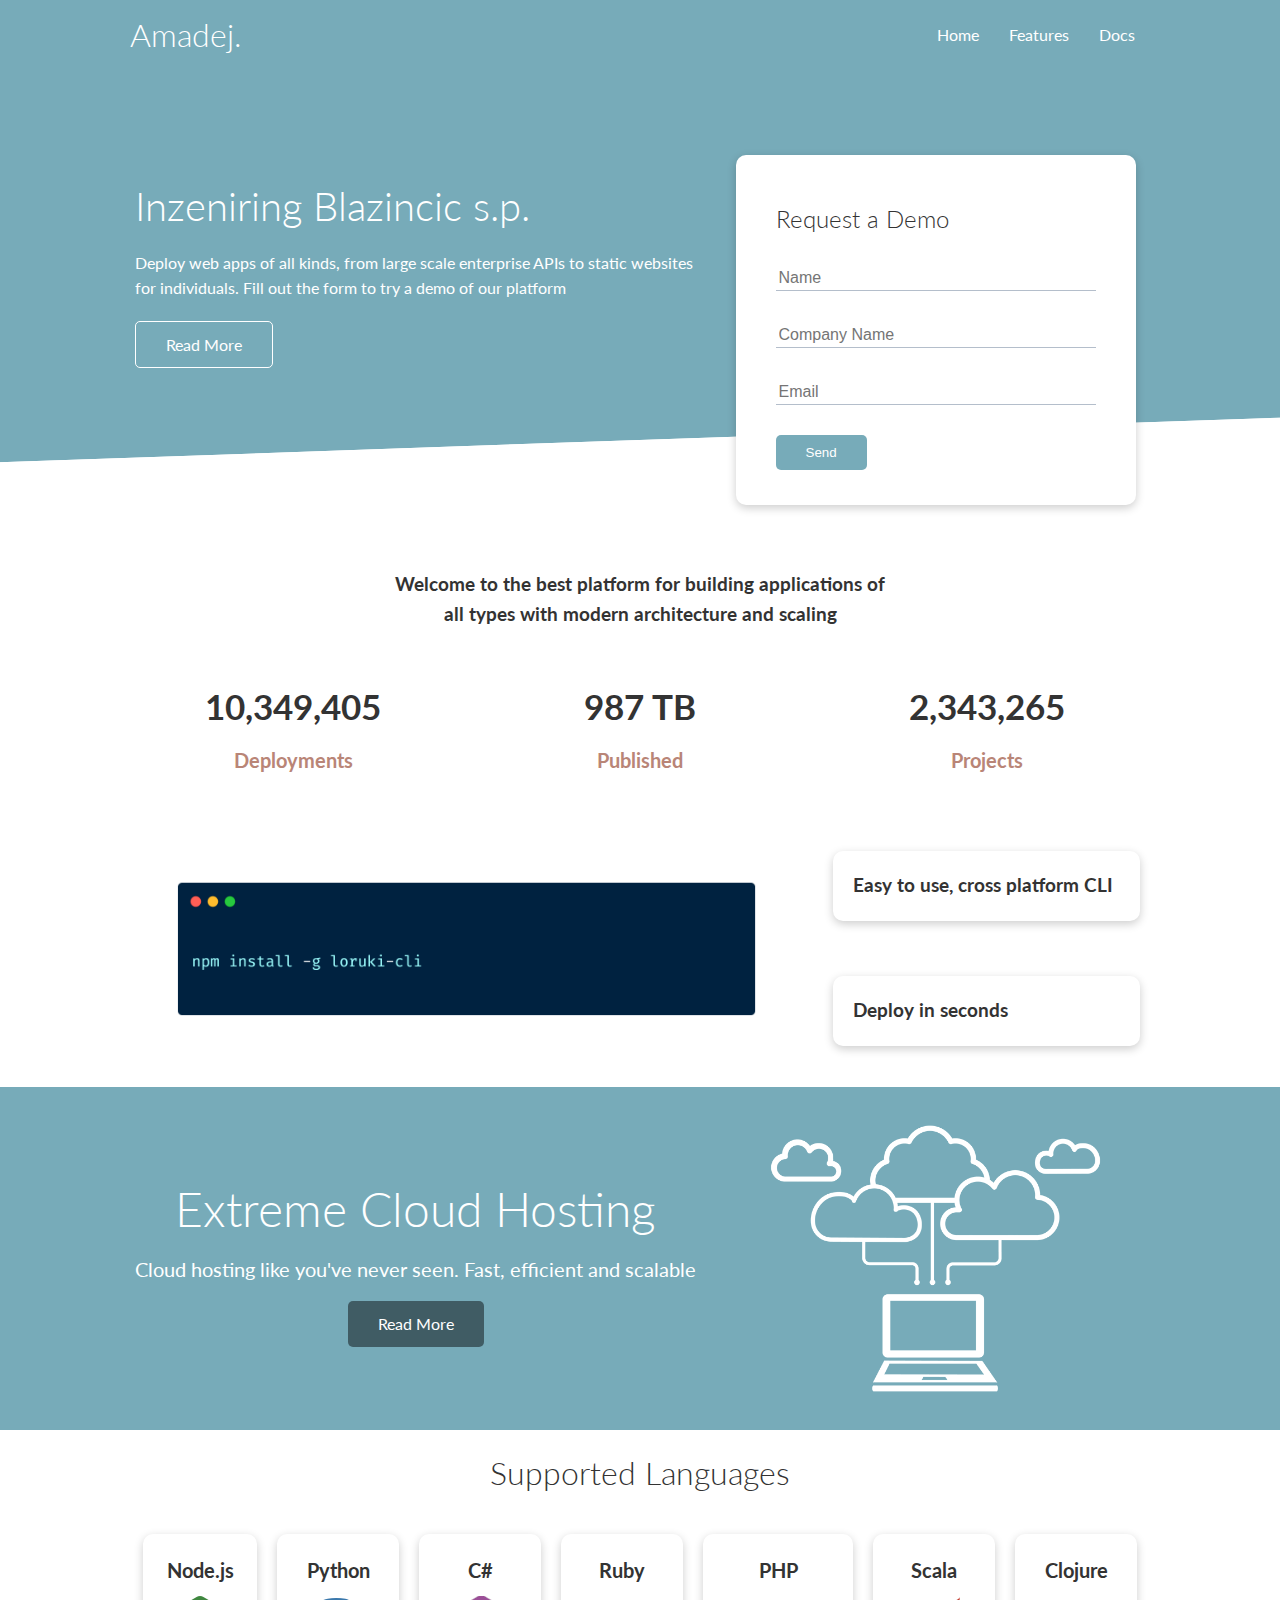
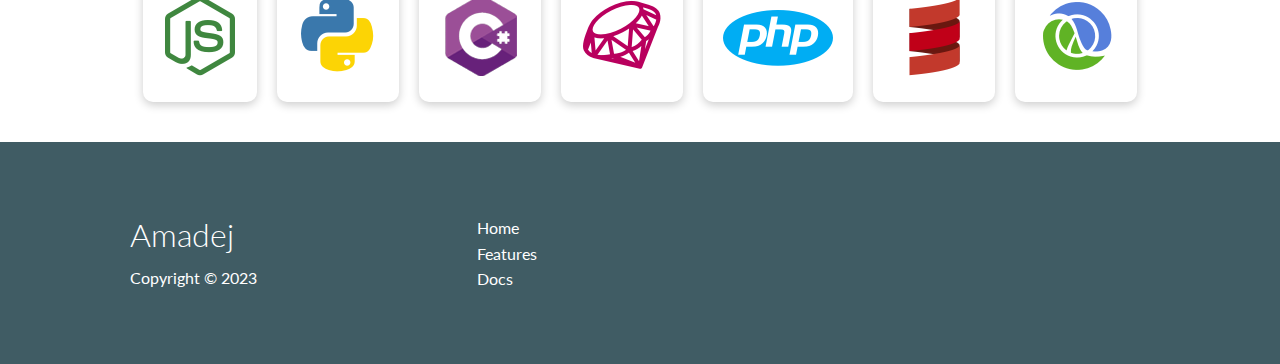
<file: index.html>
<!DOCTYPE html>
<html lang="en">
<head>
    <meta charset="UTF-8">
    <meta name="viewport" content="width=device-width, initial-scale=1.0">
    <link rel="stylesheet" href="https://cdnjs.cloudflare.com/ajax/libs/font-awesome/5.15.1/css/all.min.css" integrity="sha512-+4zCK9k+qNFUR5X+cKL9EIR+ZOhtIloNl9GIKS57V1MyNsYpYcUrUeQc9vNfzsWfV28IaLL3i96P9sdNyeRssA==" crossorigin="anonymous" />
    <link rel="stylesheet" href="css/utilities.css">
    <link rel="stylesheet" href="css/style.css">
    <title>Amadej | Cloud Hosting For Everyone</title>
</head>
<body>
    <!-- Navbar -->
    <div class="navbar">
        <div class="container flex">
            <h1 class="logo">Amadej.</h1>
            <nav>
                <ul>
                    <li><a href="index.html">Home</a></li>
                    <li><a href="features.html">Features</a></li>
                    <li><a href="docs.html">Docs</a></li>
                </ul>
            </nav>
        </div>
    </div>
    
    <!-- Showcase -->
    <section class="showcase">
        <div class="container grid">
            <div class="showcase-text">
                <h1>Inzeniring Blazincic s.p.</h1>
                <p>Deploy web apps of all kinds, from large scale enterprise APIs to static websites for individuals. Fill out the form to try a demo of our platform</p>
                <a href="features.html" class="btn btn-outline">Read More</a>
            </div>

            <div class="showcase-form card">
                <h2>Request a Demo</h2>
                 <!--  <form name="contact" netlify-honeypot="bot-field" method="POST" data-netlify="true">
                    <input type="hidden" name="form-name" value="contact">
                    <p class="hidden">
                        <label>Don’t fill this out if you're human: <input name="bot-field" /></label>
                      </p>
                    <div class="form-control">
                        <input type="text" name="name" placeholder="Name" required>
                    </div>
                    <div class="form-control">
                        <input type="text" name="company" placeholder="Company Name" required>
                    </div>
                    <div class="form-control">
                        <input type="email" name="email" placeholder="Email" required>
                    </div>
                    <input type="submit" value="Send" class="btn btn-primary">
                </form> -->
                 <form>
                    <div class="form-control">
                        <input type="text" name="name" placeholder="Name" required>
                    </div>
                    <div class="form-control">
                        <input type="text" name="company" placeholder="Company Name" required>
                    </div>
                    <div class="form-control">
                        <input type="email" name="email" placeholder="Email" required>
                    </div>
                    <input type="submit" value="Send" class="btn btn-primary">
                </form>
            </div>
        </div>
    </section>

    <!-- Stats -->
    <section class="stats">
        <div class="container">
            <h3 class="stats-heading text-center my-1">
                Welcome to the best platform for building applications of all types with modern architecture and scaling
            </h3>

            <div class="grid grid-3 text-center my-4">
                <div>
                    <i class="fas fa-server fa-3x"></i>
                    <h3>10,349,405</h3>
                    <p class="text-secondary">Deployments</p>
                </div>
                <div>
                    <i class="fas fa-upload fa-3x"></i>
                    <h3>987 TB</h3>
                    <p class="text-secondary">Published</p>
                </div>
                <div>
                    <i class="fas fa-project-diagram fa-3x"></i>
                    <h3>2,343,265</h3>
                    <p class="text-secondary">Projects</p>
                </div>
            </div>
        </div>
    </section>

    <!-- Cli -->
    <section class="cli">
        <div class="container grid">
            <img src="images/cli.png" alt="">
            <div class="card">
                <h3>Easy to use, cross platform CLI</h3>
            </div>
            <div class="card">
                <h3>Deploy in seconds</h3>
            </div>
        </div>
    </section>

    <!-- Cloud -->
    <section class="cloud bg-primary my-2 py-2">
        <div class="container grid">
            <div class="text-center">
                <h2 class="lg">Extreme Cloud Hosting</h2>
                <p class="lead my-1">Cloud hosting like you've never seen. Fast, efficient and scalable</p>
                <a href="features.html" class="btn btn-dark">Read More</a>
            </div>
            <img src="images/cloud.png" alt="">
        </div>
    </section>

    <!-- Languages -->
    <section class="languages">
        <h2 class="md text-center my-2">
            Supported Languages
        </h2>
        <div class="container flex">
            <div class="card">
                <h4>Node.js</h4>
                <img src="images/logos/node.png" alt="">
            </div>
            <div class="card">
                <h4>Python</h4>
                <img src="images/logos/python.png" alt="">
              </div>
              <div class="card">
                <h4>C#</h4>
                <img src="images/logos/csharp.png" alt="">
              </div>
              <div class="card">
                <h4>Ruby</h4>
                <img src="images/logos/ruby.png" alt="">
              </div>
              <div class="card">
                <h4>PHP</h4>
                <img src="images/logos/php.png" alt="">
              </div>
              <div class="card">
                <h4>Scala</h4>
                <img src="images/logos/scala.png" alt="">
              </div>
              <div class="card">
                <h4>Clojure</h4>
                <img src="images/logos/clojure.png" alt="">
              </div>
        </div>
    </section>

    <!-- Footer -->
    <footer class="footer bg-dark py-5">
        <div class="container grid grid-3">
            <div>
                <h1>Amadej
                </h1>
                <p>Copyright &copy; 2023</p>
            </div>
            <nav>
                <ul>
                    <li><a href="index.html">Home</a></li>
                    <li><a href="features.html">Features</a></li>
                    <li><a href="docs.html">Docs</a></li>
                </ul>
            </nav>
            <div class="social">
                <a href="https://github.com/Deyc11"><i class="fab fa-github fa-2x"></i></a>
                <a href="https://www.youtube.com/channel/UChm7aFDeekEpMdUcmdqcgWg"><i class="fab fa-youtube fa-2x"></i></a>
            </div>
        </div>
    </footer>
</body>
</html>
</file>
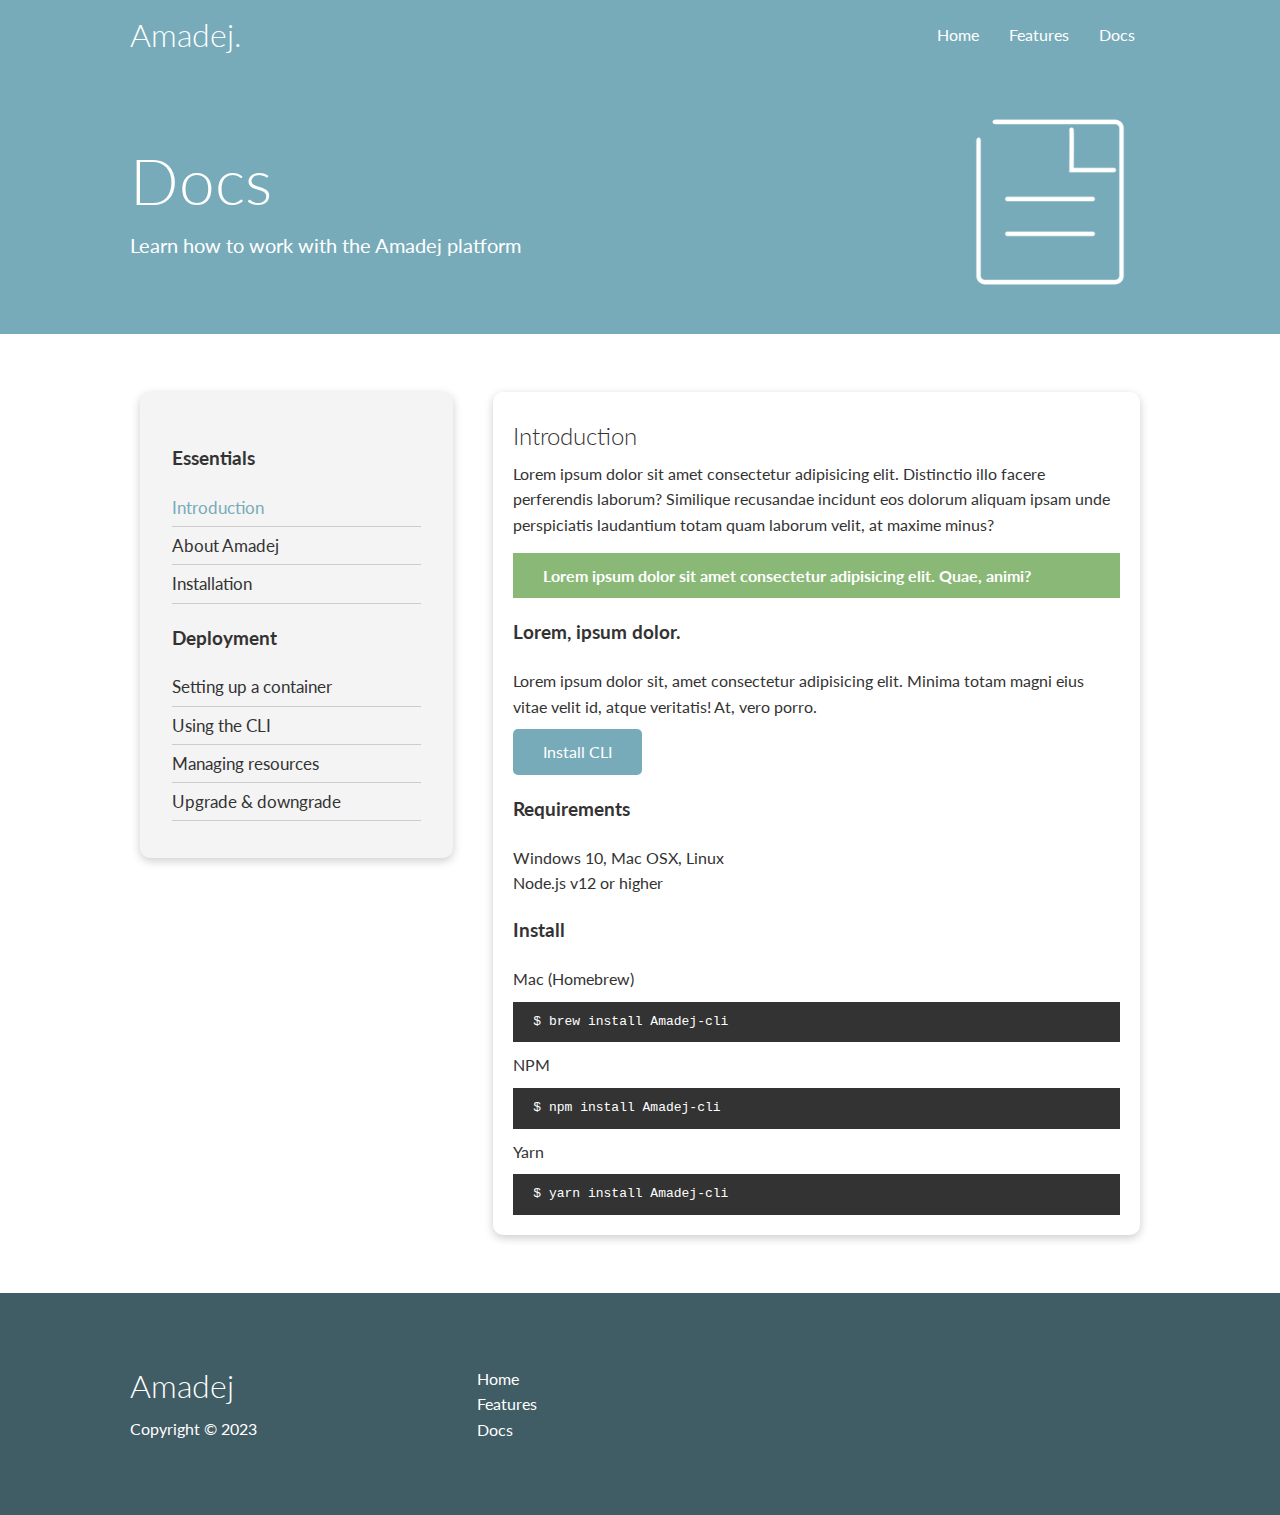
<file: docs.html>
<!DOCTYPE html>
<html lang="en">
<head>
    <meta charset="UTF-8">
    <meta name="viewport" content="width=device-width, initial-scale=1.0">
    <link rel="stylesheet" href="https://cdnjs.cloudflare.com/ajax/libs/font-awesome/5.15.1/css/all.min.css" integrity="sha512-+4zCK9k+qNFUR5X+cKL9EIR+ZOhtIloNl9GIKS57V1MyNsYpYcUrUeQc9vNfzsWfV28IaLL3i96P9sdNyeRssA==" crossorigin="anonymous" />
    <link rel="stylesheet" href="css/utilities.css">
    <link rel="stylesheet" href="css/style.css">
    <title>Amadej | Cloud Hosting For Everyone</title>
</head>
<body>
    <!-- Navbar -->
    <div class="navbar">
        <div class="container flex">
            <h1 class="logo">Amadej.</h1>
            <nav>
                <ul>
                    <li><a href="index.html">Home</a></li>
                    <li><a href="features.html">Features</a></li>
                    <li><a href="docs.html">Docs</a></li>
                </ul>
            </nav>
        </div>
    </div>

    <!-- Head -->
    <section class="docs-head bg-primary py-3">
        <div class="container grid">
            <div>
                <h1 class="xl">Docs</h1>
                <p class="lead">
                    Learn how to work with the Amadej platform
                </p>
            </div>
            <img src="images/docs.png" alt="">
        </div>
    </section>

    <!-- Docs main -->
    <section class="docs-main my-4">
        <div class="container grid">
            <div class="card bg-light p-3">
                <h3 class="my-2">Essentials</h3>
                <nav>
                    <ul>
                        <li><a class="text-primary" href="#">Introduction</a></li>
                        <li><a href="#">About Amadej</a></li>
                        <li><a href="#">Installation</a></li>
                    </ul>
                </nav>

                <h3 class="my-2">Deployment</h3>
                <nav>
                    <ul>
                        <li><a href="#">Setting up a container</a></li>
							<li><a href="#">Using the CLI</a></li>
							<li><a href="#">Managing resources</a></li>
							<li><a href="#">Upgrade & downgrade</a></li>
                    </ul>
                </nav>
            </div>
            <div class="card">
                <h2>Introduction</h2>
                <p>Lorem ipsum dolor sit amet consectetur adipisicing elit. Distinctio illo facere perferendis laborum? Similique recusandae incidunt eos dolorum aliquam ipsam unde perspiciatis laudantium totam quam laborum velit, at maxime minus?</p>

                <div class="alert alert-success">
                    <i class="fas fa-info"></i> Lorem ipsum dolor sit amet consectetur adipisicing elit. Quae, animi?
                </div>

                <h3>Lorem, ipsum dolor.</h3>
                <p>Lorem ipsum dolor sit, amet consectetur adipisicing elit. Minima totam magni eius vitae velit id, atque veritatis! At, vero porro.</p>
                <a href="#" class="btn btn-primary">Install CLI</a>

                <h3>Requirements</h3>
                <ul>
                    <li>Windows 10, Mac OSX, Linux</li>
                    <li>Node.js v12 or higher</li>
                </ul>

                <h3>Install</h3>
                <p>Mac (Homebrew)</p>
                <pre><code>$ brew install Amadej-cli</code></pre>
                <p>NPM</p>
                <pre><code>$ npm install Amadej-cli</code></pre>
                <p>Yarn</p>
                <pre><code>$ yarn install Amadej-cli</code></pre>

            </div>
        </div>
    </section>
    
     <!-- Footer -->
     <footer class="footer bg-dark py-5">
        <div class="container grid grid-3">
            <div>
                <h1>Amadej
                </h1>
                <p>Copyright &copy; 2023</p>
            </div>
            <nav>
                <ul>
                    <li><a href="index.html">Home</a></li>
                    <li><a href="features.html">Features</a></li>
                    <li><a href="docs.html">Docs</a></li>
                </ul>
            </nav>
            <div class="social">
                <a href="https://github.com/Deyc11"><i class="fab fa-github fa-2x"></i></a>
                <a href="https://www.youtube.com/channel/UChm7aFDeekEpMdUcmdqcgWg"><i class="fab fa-youtube fa-2x"></i></a>
            </div>
        </div>
    </footer>
</body>
</html>
</file>
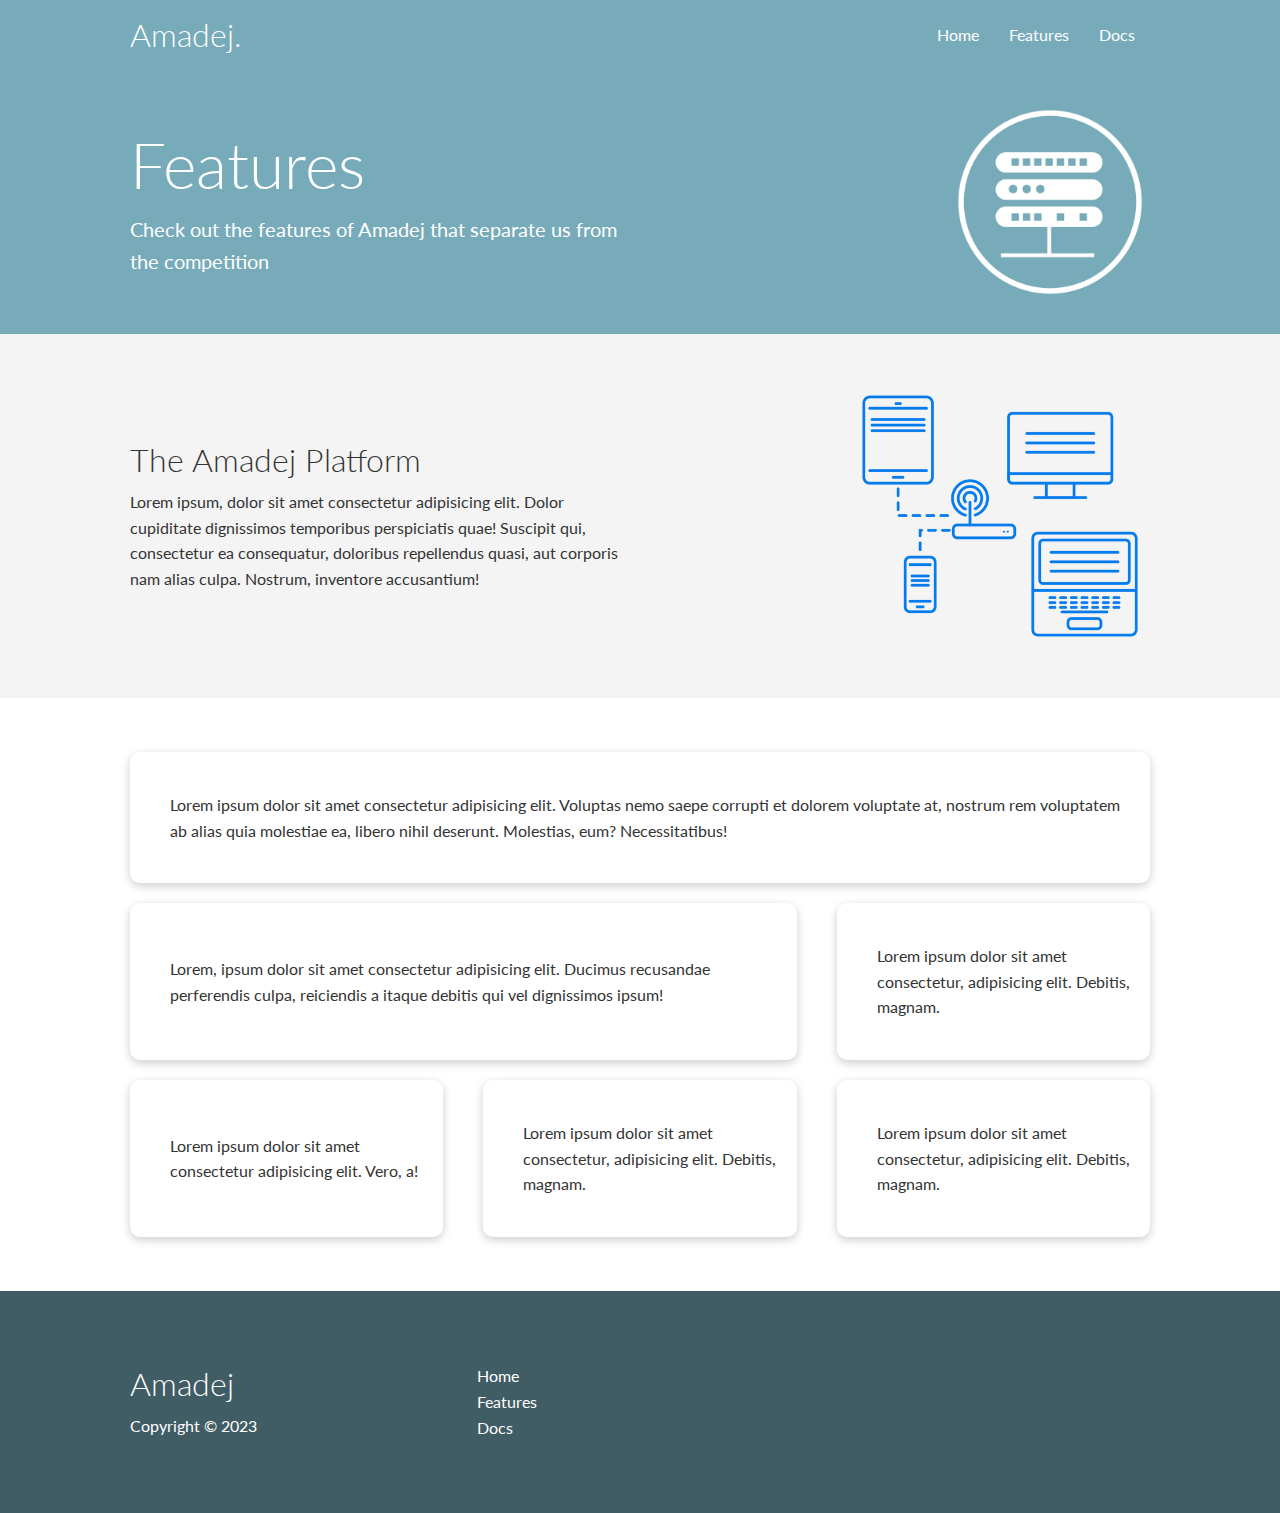
<file: features.html>
<!DOCTYPE html>
<html lang="en">
<head>
    <meta charset="UTF-8">
    <meta name="viewport" content="width=device-width, initial-scale=1.0">
    <link rel="stylesheet" href="https://cdnjs.cloudflare.com/ajax/libs/font-awesome/5.15.1/css/all.min.css" integrity="sha512-+4zCK9k+qNFUR5X+cKL9EIR+ZOhtIloNl9GIKS57V1MyNsYpYcUrUeQc9vNfzsWfV28IaLL3i96P9sdNyeRssA==" crossorigin="anonymous" />
    <link rel="stylesheet" href="css/utilities.css">
    <link rel="stylesheet" href="css/style.css">
    <title>Amadej | Cloud Hosting For Everyone</title>
</head>
<body>
    <!-- Navbar -->
    <div class="navbar">
        <div class="container flex">
            <h1 class="logo">Amadej.</h1>
            <nav>
                <ul>
                    <li><a href="index.html">Home</a></li>
                    <li><a href="features.html">Features</a></li>
                    <li><a href="docs.html">Docs</a></li>
                </ul>
            </nav>
        </div>
    </div>

    <!-- Head -->
    <section class="features-head bg-primary py-3">
        <div class="container grid">
            <div>
                <h1 class="xl">Features</h1>
                <p class="lead">
                    Check out the features of Amadej that separate us from the
						competition
                </p>
            </div>
            <img src="images/server.png" alt="">
        </div>
    </section>

    <!-- Sub head -->
    <section class="features-sub-head bg-light py-3">
        <div class="container grid">
            <div>
                <h1 class="md">The Amadej Platform</h1>
                <p>
                    Lorem ipsum, dolor sit amet consectetur adipisicing elit. Dolor cupiditate dignissimos temporibus perspiciatis quae! Suscipit qui, consectetur ea consequatur, doloribus repellendus quasi, aut corporis nam alias culpa. Nostrum, inventore accusantium!
                </p>
            </div>
            <img src="images/server2.png" alt="">
        </div>
    </section>

    <section class="features-main my-2">
        <div class="container grid grid-3">
            <div class="card flex">
                <i class="fas fa-server fa-3x"></i>
                <p>Lorem ipsum dolor sit amet consectetur adipisicing elit. Voluptas nemo saepe corrupti et dolorem voluptate at, nostrum rem voluptatem ab alias quia molestiae ea, libero nihil deserunt. Molestias, eum? Necessitatibus!</p>
            </div>
            <div class="card flex">
                <i class="fas fa-network-wired fa-3x"></i>
                <p>
                    Lorem, ipsum dolor sit amet consectetur adipisicing elit. Ducimus
                    recusandae perferendis culpa, reiciendis a itaque debitis qui vel
                    dignissimos ipsum!
                </p>
            </div>
            <div class="card flex">
                <i class="fas fa-laptop-code fa-3x"></i>
                <p>
                    Lorem ipsum dolor sit amet consectetur, adipisicing elit. Debitis,
                    magnam.
                </p>
            </div>
            <div class="card flex">
                <i class="fas fa-database fa-3x"></i>
                <p>
                    Lorem ipsum dolor sit amet consectetur adipisicing elit. Vero, a!
                </p>
            </div>
            <div class="card flex">
                <i class="fas fa-power-off fa-3x"></i>
                <p>
                    Lorem ipsum dolor sit amet consectetur, adipisicing elit. Debitis,
                    magnam.
                </p>
            </div>
            <div class="card flex">
                <i class="fas fa-upload fa-3x"></i>
                <p>
                    Lorem ipsum dolor sit amet consectetur, adipisicing elit. Debitis,
                    magnam.
                </p>
            </div>
        </div>
    </section>

    <!-- Footer -->
    <footer class="footer bg-dark py-5">
        <div class="container grid grid-3">
            <div>
                <h1>Amadej
                </h1>
                <p>Copyright &copy; 2023</p>
            </div>
            <nav>
                <ul>
                    <li><a href="index.html">Home</a></li>
                    <li><a href="features.html">Features</a></li>
                    <li><a href="docs.html">Docs</a></li>
                </ul>
            </nav>
            <div class="social">
                <a href="https://github.com/Deyc11"><i class="fab fa-github fa-2x"></i></a>
                <a href="https://www.youtube.com/channel/UChm7aFDeekEpMdUcmdqcgWg"><i class="fab fa-youtube fa-2x"></i></a>
            </div>
        </div>
    </footer>
</body>
</html>
</file>
<file: css/utilities.css>
.container {
  max-width: 1100px;
  margin: 0 auto;
  overflow: auto;
  padding: 0 40px;
}

.card {
  background-color: #fff;
  color: #333;
  border-radius: 10px;
  box-shadow: 0 3px 10px rgba(0, 0, 0, 0.2);
  padding: 20px;
  margin: 10px;
}

.btn {
  display: inline-block;
  padding: 10px 30px;
  cursor: pointer;
  background: var(--primary-color);
  color: #fff;
  border: none;
  border-radius: 5px;
}

.btn-outline {
  background-color: transparent;
  border: 1px #fff solid;
}

.btn:hover {
  transform: scale(0.98);
}

/* Backgrounds & colored buttons */
.bg-primary,
.btn-primary {
  background-color: var(--primary-color);
  color: #fff;
}

.bg-secondary,
.btn-secondary {
  background-color: var(--secondary-color);
  color: #fff;
}

.bg-dark,
.btn-dark {
  background-color: var(--dark-color);
  color: #fff;
}

.bg-light,
.btn-light {
  background-color: var(--light-color);
  color: #333;
}

.bg-primary a,
.btn-primary a,
.bg-secondary a,
.btn-secondary a,
.bg-dark a,
.btn-dark a {
  color: #fff;
}

/* Text colors */
.text-primary {
  color: var(--primary-color);
}

.text-secondary {
  color: var(--secondary-color);
}

.text-dark {
  color: var(--dark-color);
}

.text-light {
  color: var(--light-color);
}

/* Text sizes */
.lead {
  font-size: 20px;
}

.sm {
  font-size: 1rem;
}

.md {
  font-size: 2rem;
}

.lg {
  font-size: 3rem;
}

.xl {
  font-size: 4rem;
}

.text-center {
  text-align: center;
}

/* Alert */
.alert {
  background-color: var(--light-color);
  padding: 10px 20px;
  font-weight: bold;
  margin: 15px 0;
}

.alert i {
  margin-right: 10px;
}

.alert-success {
  background-color: var(--success-color);
  color: #fff;
}

.alert-error {
  background-color: var(--error-color);
  color: #fff;
}

.flex {
  display: flex;
  justify-content: center;
  align-items: center;
  height: 100%;
}

.grid {
  display: grid;
  grid-template-columns: repeat(2, 1fr);
  gap: 20px;
  justify-content: center;
  align-items: center;
  height: 100%;
}

.grid-3 {
  grid-template-columns: repeat(3, 1fr);
}

/* Margin */
.my-1 {
  margin: 1rem 0;
}

.my-2 {
  margin: 1.5rem 0;
}

.my-3 {
  margin: 2rem 0;
}

.my-4 {
  margin: 3rem 0;
}

.my-5 {
  margin: 4rem 0;
}

.m-1 {
  margin: 1rem;
}

.m-2 {
  margin: 1.5rem;
}

.m-3 {
  margin: 2rem;
}

.m-4 {
  margin: 3rem;
}

.m-5 {
  margin: 4rem;
}

/* Padding */
.py-1 {
  padding: 1rem 0;
}

.py-2 {
  padding: 1.5rem 0;
}

.py-3 {
  padding: 2rem 0;
}

.py-4 {
  padding: 3rem 0;
}

.py-5 {
  padding: 4rem 0;
}

.p-1 {
  padding: 1rem;
}

.p-2 {
  padding: 1.5rem;
}

.p-3 {
  padding: 2rem;
}

.p-4 {
  padding: 3rem;
}

.p-5 {
  padding: 4rem;
}
</file>
<file: css/style.css>
@import url('https://fonts.googleapis.com/css2?family=Lato:wght@300&display=swap');

:root {
  --primary-color: #77ABB9;
  --secondary-color: #b98577;
  --dark-color: #405c64;
  --light-color: #f4f4f4;
  --success-color: #8ab977;
  --error-color: #d9534f;
}

* {
  box-sizing: border-box;
  padding: 0;
  margin: 0;
}

body {
  font-family: 'Lato', sans-serif;
  color: #333;
  line-height: 1.6;
}

ul {
  list-style-type: none;
}

a {
  text-decoration: none;
  color: #333;
}

h1,
h2 {
  font-weight: 300;
  line-height: 1.2;
  margin: 10px 0;
}

p {
  margin: 10px 0;
}

img {
  width: 100%;
}

code,
pre {
  background: #333;
  color: #fff;
  padding: 10px;
}

.hidden {
  visibility: hidden;
  height: 0;
}

/* Navbar */
.navbar {
  background-color: var(--primary-color);
  color: #fff;
  height: 70px;
}

.navbar ul {
  display: flex;
}

.navbar a {
  color: #fff;
  padding: 10px;
  margin: 0 5px;
}

.navbar a:hover {
  border-bottom: 2px #fff solid;
}

.navbar .flex {
  justify-content: space-between;
}

/* Showcase */
.showcase {
  height: 400px;
  background-color: var(--primary-color);
  color: #fff;
  position: relative;
}

.showcase h1 {
  font-size: 40px;
}

.showcase p {
  margin: 20px 0;
}

.showcase .grid {
  overflow: visible;
  grid-template-columns: 55% auto;
  gap: 30px;
}

.showcase-text {
  animation: slideInFromLeft 0.5s ease-in;
}

.showcase-form {
  position: relative;
  top: 60px;
  height: 350px;
  width: 400px;
  padding: 40px;
  z-index: 100;
  justify-self: flex-end;
  animation: slideInFromRight 0.5s ease-in;
}

.showcase-form .form-control {
  margin: 30px 0;
}

.showcase-form input[type='text'],
.showcase-form input[type='email'] {
  border: 0;
  border-bottom: 1px solid #b4becb;
  width: 100%;
  padding: 3px;
  font-size: 16px;
}

.showcase-form input:focus {
  outline: none;
}

.showcase::before,
.showcase::after {
  content: '';
  position: absolute;
  height: 100px;
  bottom: -70px;
  right: 0;
  left: 0;
  background: #fff;
  transform: skewY(-2deg);
  -webkit-transform: skewY(-2deg);
  -moz-transform: skewY(-2deg);
  -ms-transform: skewY(-2deg);
}

/* Stats */
.stats {
  padding-top: 100px;
  animation: slideInFromBottom 0.5s ease-in;
}

.stats-heading {
  max-width: 500px;
  margin: auto;
}

.stats .grid h3 {
  font-size: 35px;
}

.stats .grid p {
  font-size: 20px;
  font-weight: bold;
}

/* Cli */
.cli .grid {
  grid-template-columns: repeat(3, 1fr);
  grid-template-rows: repeat(2, 1fr);
}

.cli .grid > *:first-child {
  grid-column: 1 / span 2;
  grid-row: 1 / span 2;
}

/* Cloud */
.cloud .grid {
  grid-template-columns: 4fr 3fr;
}

/* Languages */

.languages .flex {
  flex-wrap: wrap;
}

.languages .card {
  text-align: center;
  margin: 18px 10px 40px;
  transition: transform 0.2s ease-in;
}

.languages .card h4 {
  font-size: 20px;
  margin-bottom: 10px;
}

.languages .card:hover {
  transform: translateY(-15px);
}

/* Features */
.features-head img,
.docs-head img {
  width: 200px;
  justify-self: flex-end;
}

.features-sub-head img {
  width: 300px;
  justify-self: flex-end;
}

.features-main .card > i {
  margin-right: 20px;
}

.features-main .grid {
  padding: 30px;
}

.features-main .grid > *:first-child {
  grid-column: 1 / span 3;
}

.features-main .grid > *:nth-child(2) {
  grid-column: 1 / span 2;
}

/* Docs */
.docs-main h3 {
  margin: 20px 0;
}

.docs-main .grid {
  grid-template-columns: 1fr 2fr;
  align-items: flex-start;
}

.docs-main nav li {
  font-size: 17px;
  padding-bottom: 5px;
  margin-bottom: 5px;
  border-bottom: 1px #ccc solid;
}

.docs-main a:hover {
  font-weight: bold;
}

/* Footer */
.footer .social a {
  margin: 0 10px;
}

.fa-github:hover {
  color: #000000;
}

.fa-facebook:hover {
  color: #1773EA;
}

.fa-instagram:hover {
  color: #B32E87;
}

.fa-twitter:hover {
  color: #1C9CEA;
}

/* Animations */
@keyframes slideInFromLeft {
  0% {
    transform: translateX(-100%);
  }

  100% {
    transform: translateX(0);
  }
}

@keyframes slideInFromRight {
  0% {
    transform: translateX(100%);
  }

  100% {
    transform: translateX(0);
  }
}

@keyframes slideInFromTop {
  0% {
    transform: translateY(-100%);
  }

  100% {
    transform: translateX(0);
  }
}

@keyframes slideInFromBottom {
  0% {
    transform: translateY(100%);
  }

  100% {
    transform: translateX(0);
  }
}

/* Tablets and under */
@media (max-width: 768px) {
  .grid,
  .showcase .grid,
  .stats .grid,
  .cli .grid,
  .cloud .grid,
  .features-main .grid,
  .docs-main .grid {
    grid-template-columns: 1fr;
    grid-template-rows: 1fr;
  }

  .showcase {
    height: auto;
  }

  .showcase-text {
    text-align: center;
    margin-top: 40px;
    animation: slideInFromTop 0.5s ease-in;
  }

  .showcase-form {
    justify-self: center;
    margin: auto;
    animation: slideInFromBottom 0.5s ease-in;
  }

  .cli .grid > *:first-child {
    grid-column: 1;
    grid-row: 1;
  }

  .features-head,
  .features-sub-head,
  .docs-head {
    text-align: center;
  }

  .features-head img,
  .features-sub-head img,
  .docs-head img {
    justify-self: center;
  }

  .features-main .grid > *:first-child,
  .features-main .grid > *:nth-child(2) {
    grid-column: 1;
  }
}

/* Mobile */
@media (max-width: 500px) {
  .navbar {
    height: 110px;
  }

  .navbar .flex {
    flex-direction: column;
  }

  .navbar ul {
    padding: 10px;
    background-color: rgba(0, 0, 0, 0.1);
  }
  
  .showcase-form {
    width: 300px;
  }
}
</file>
